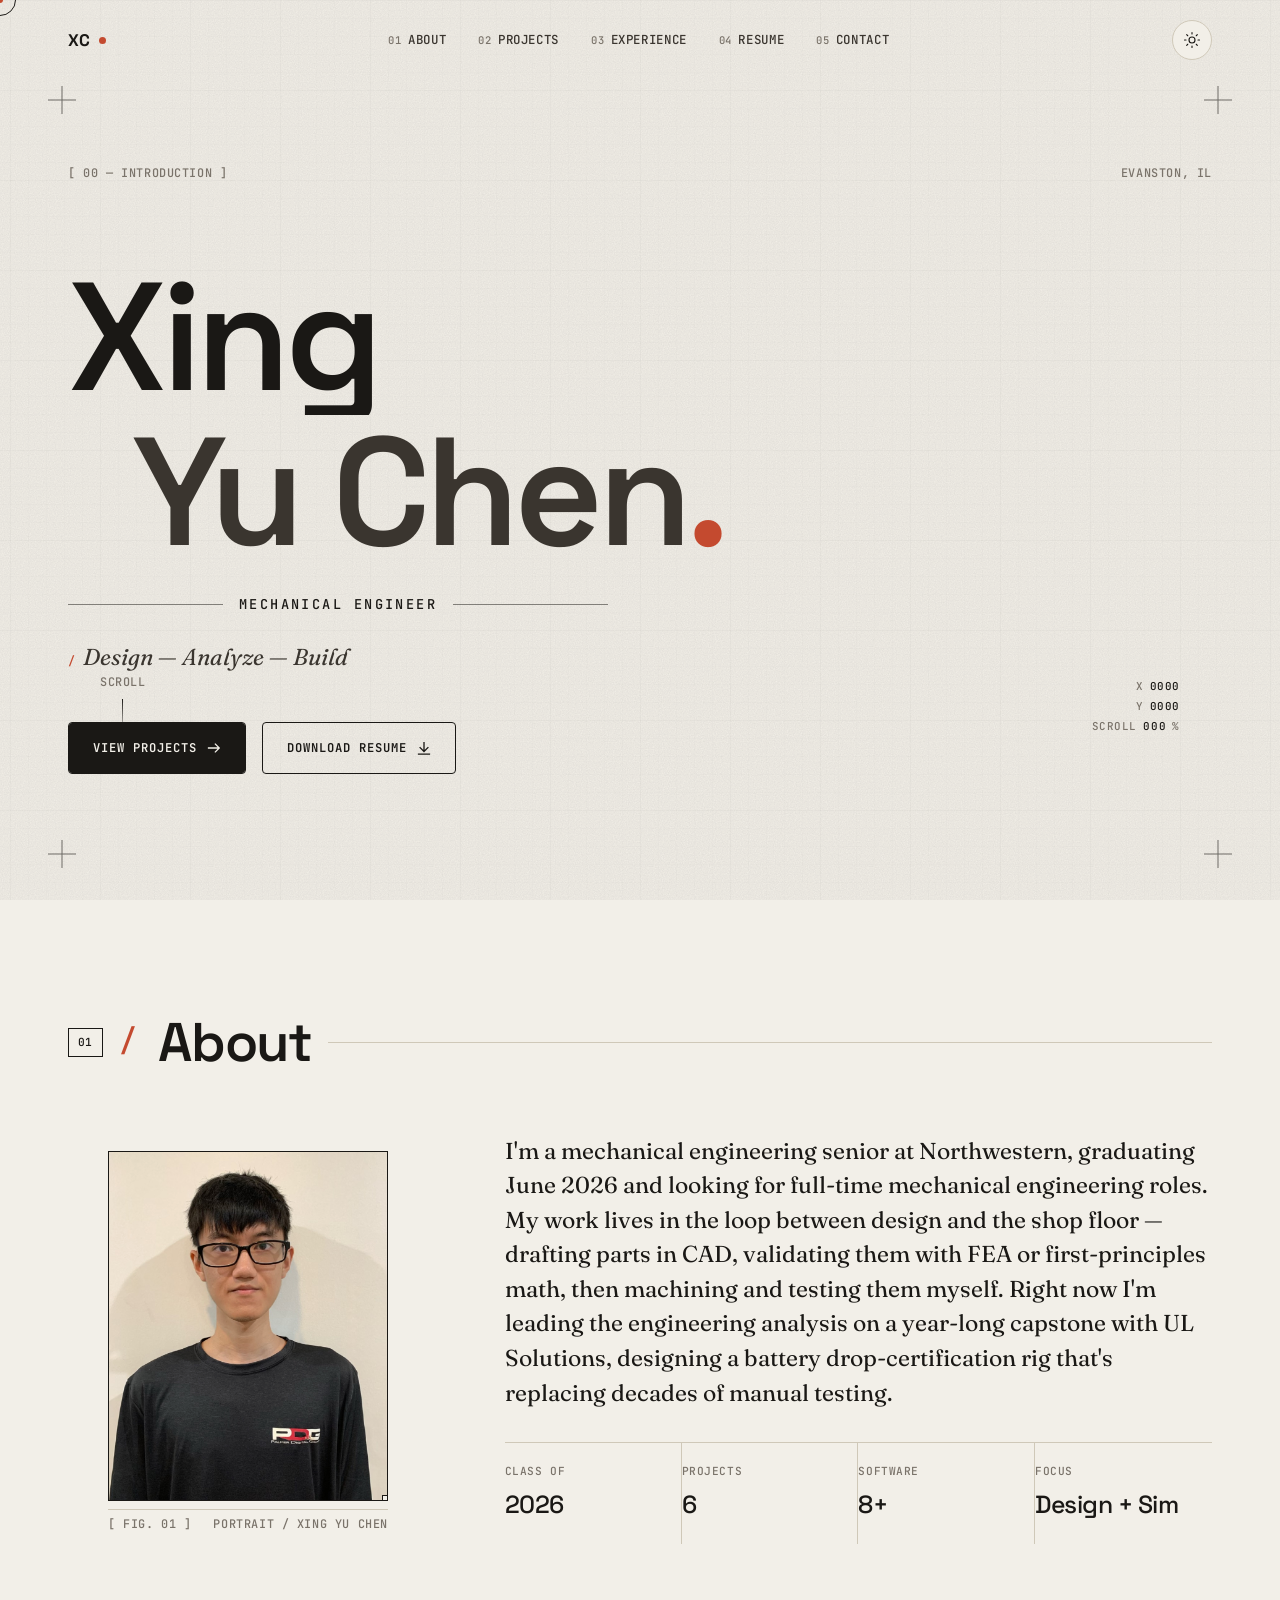
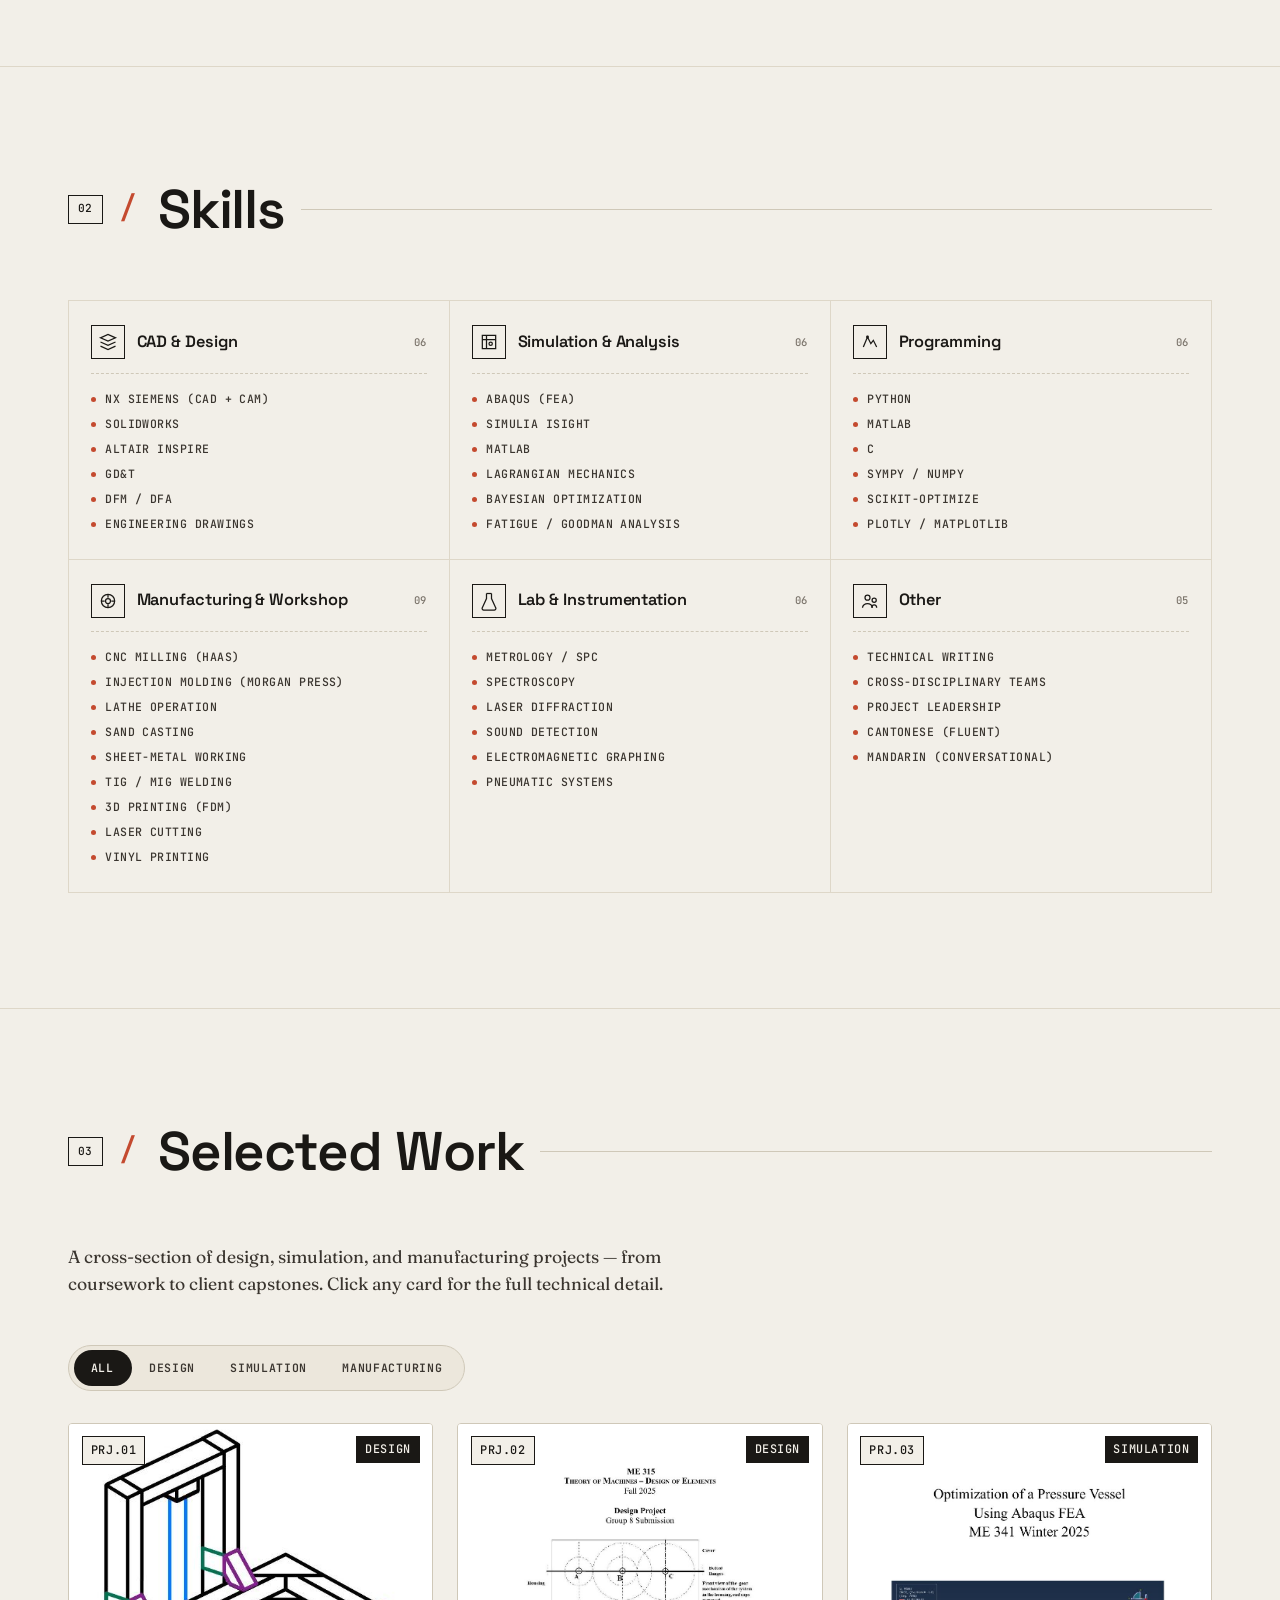
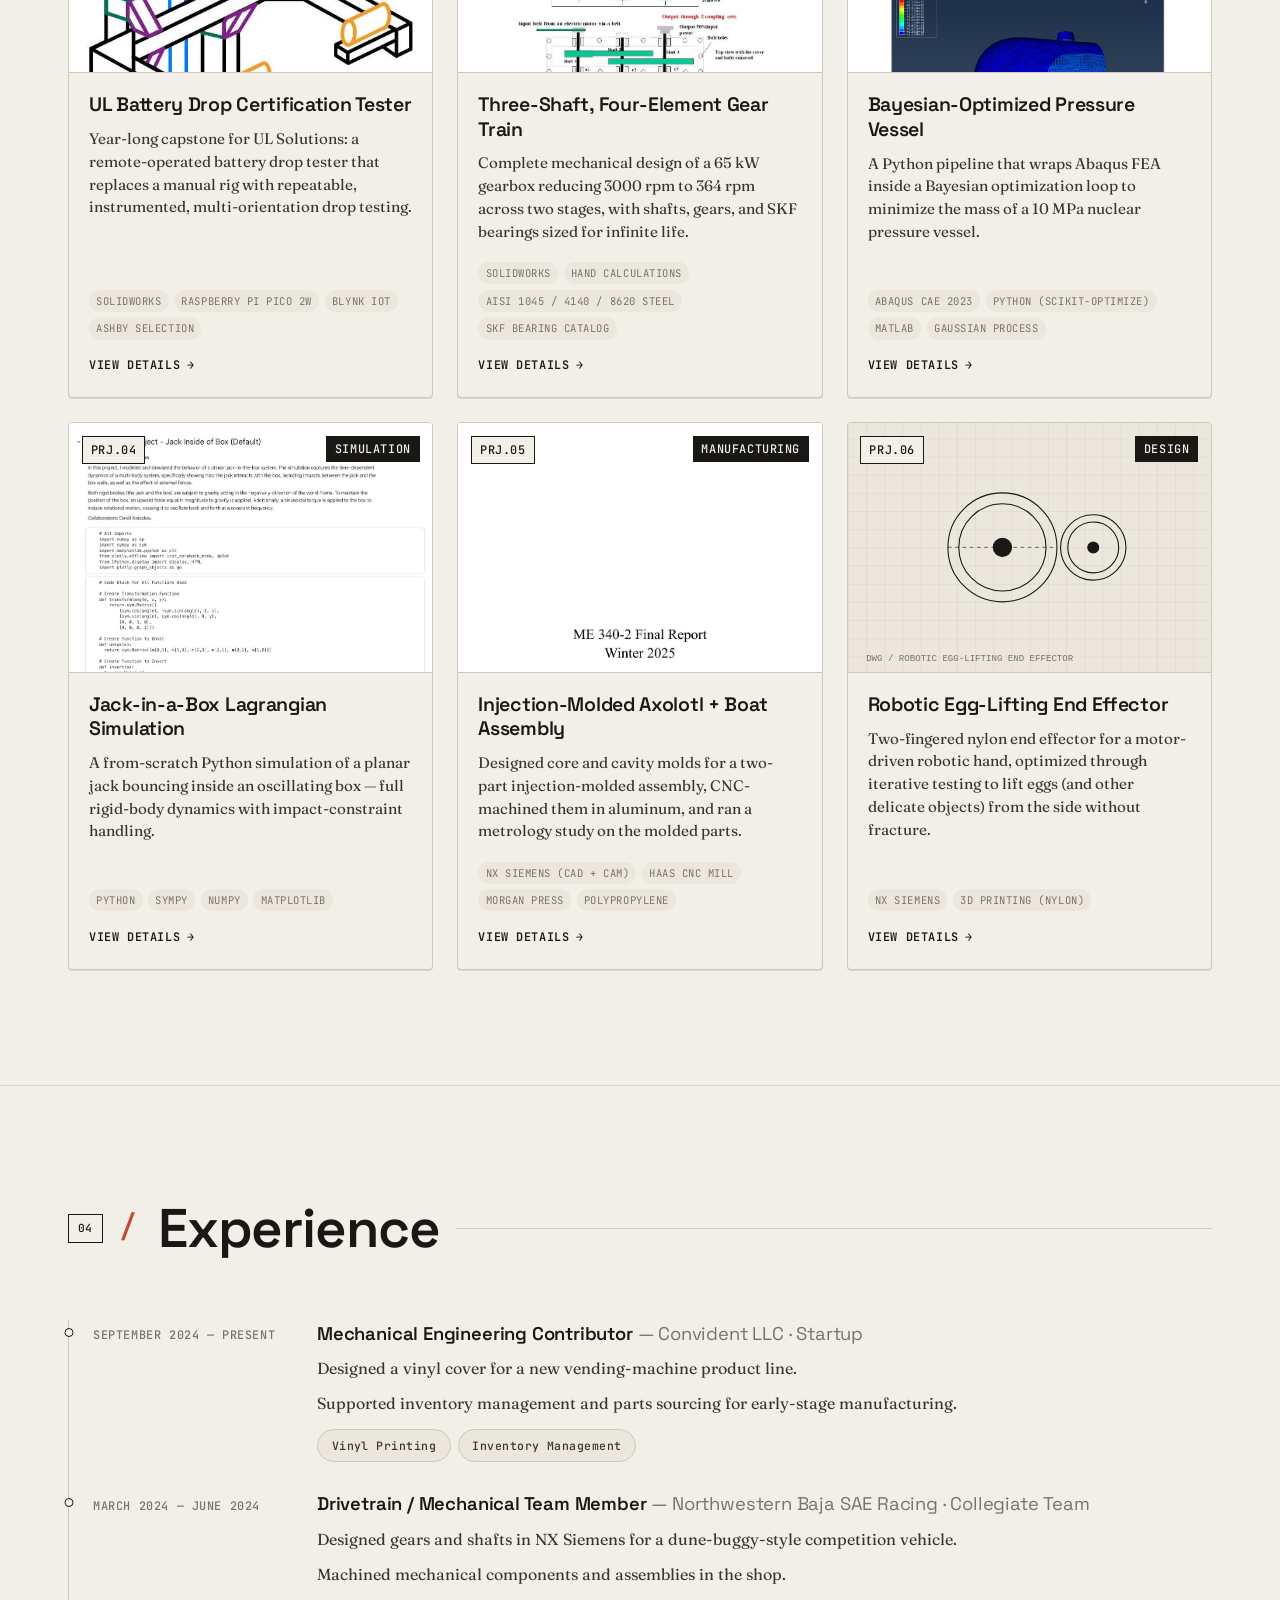
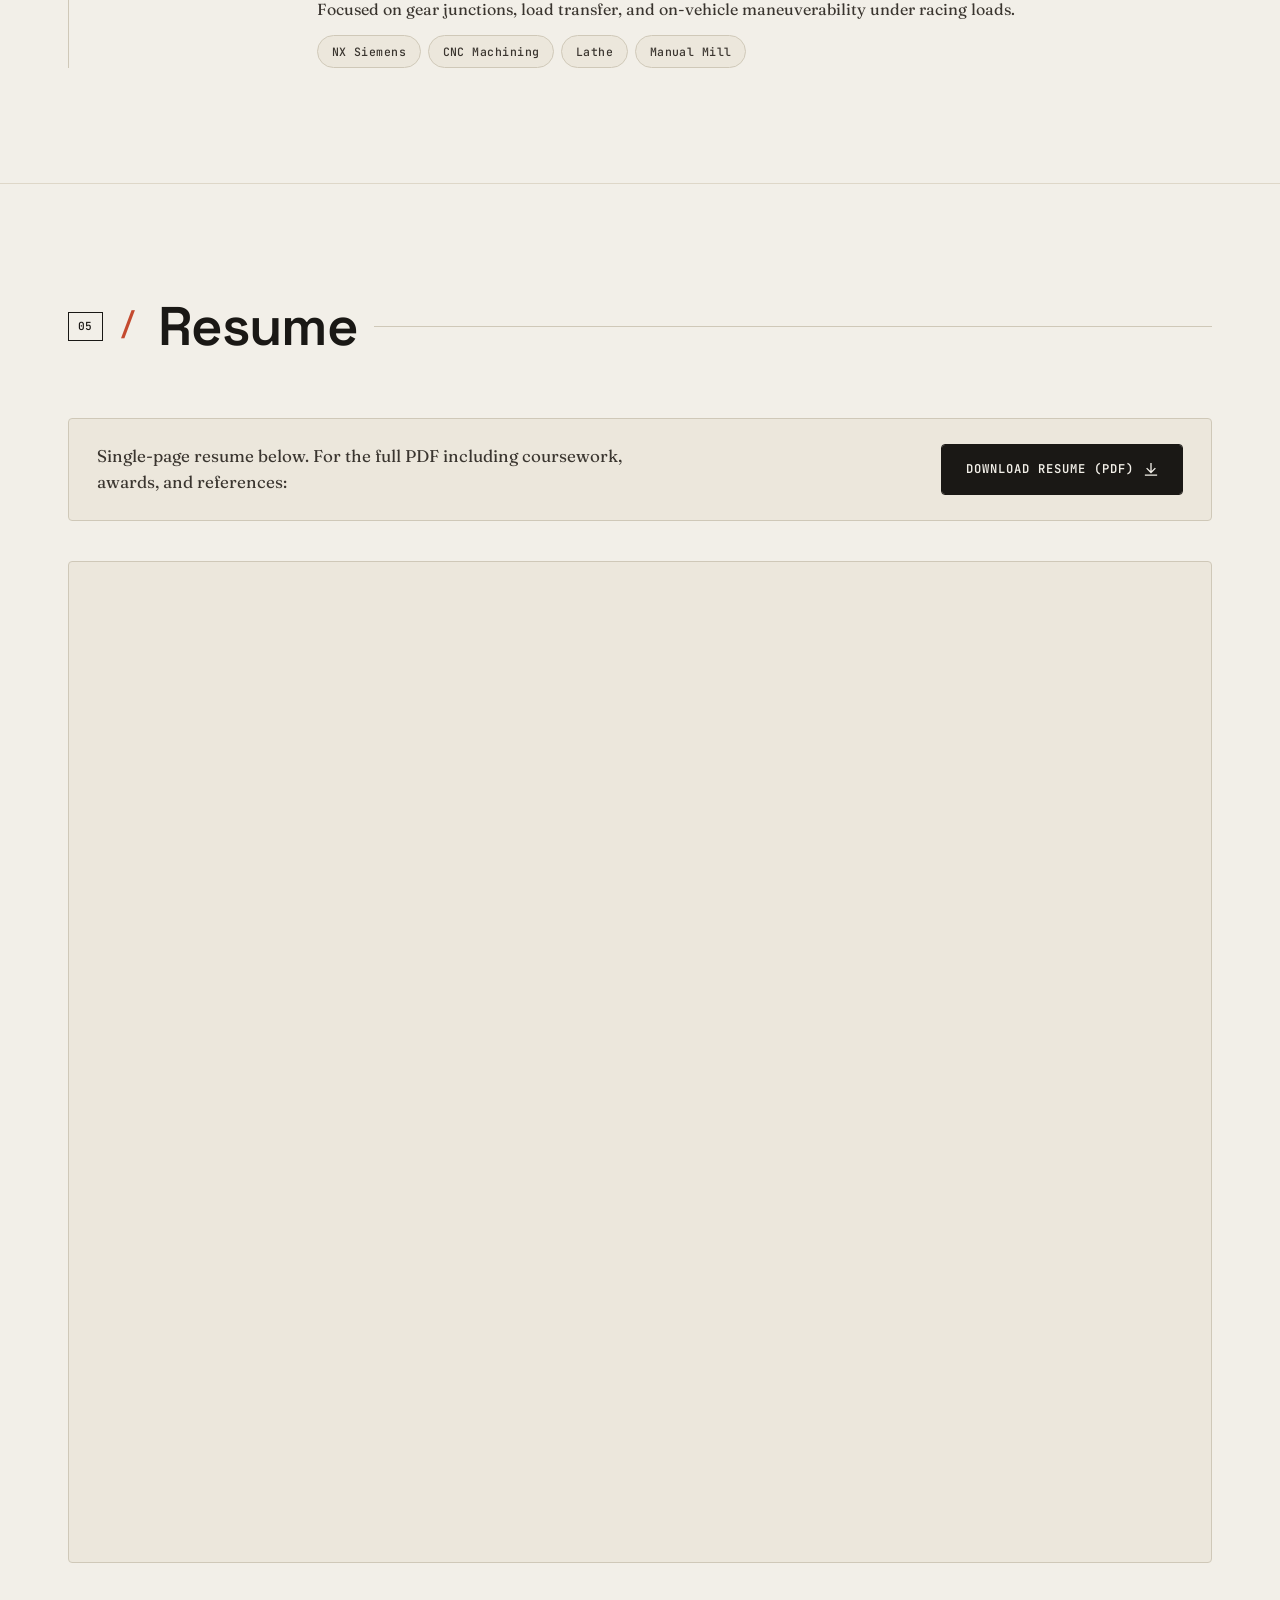
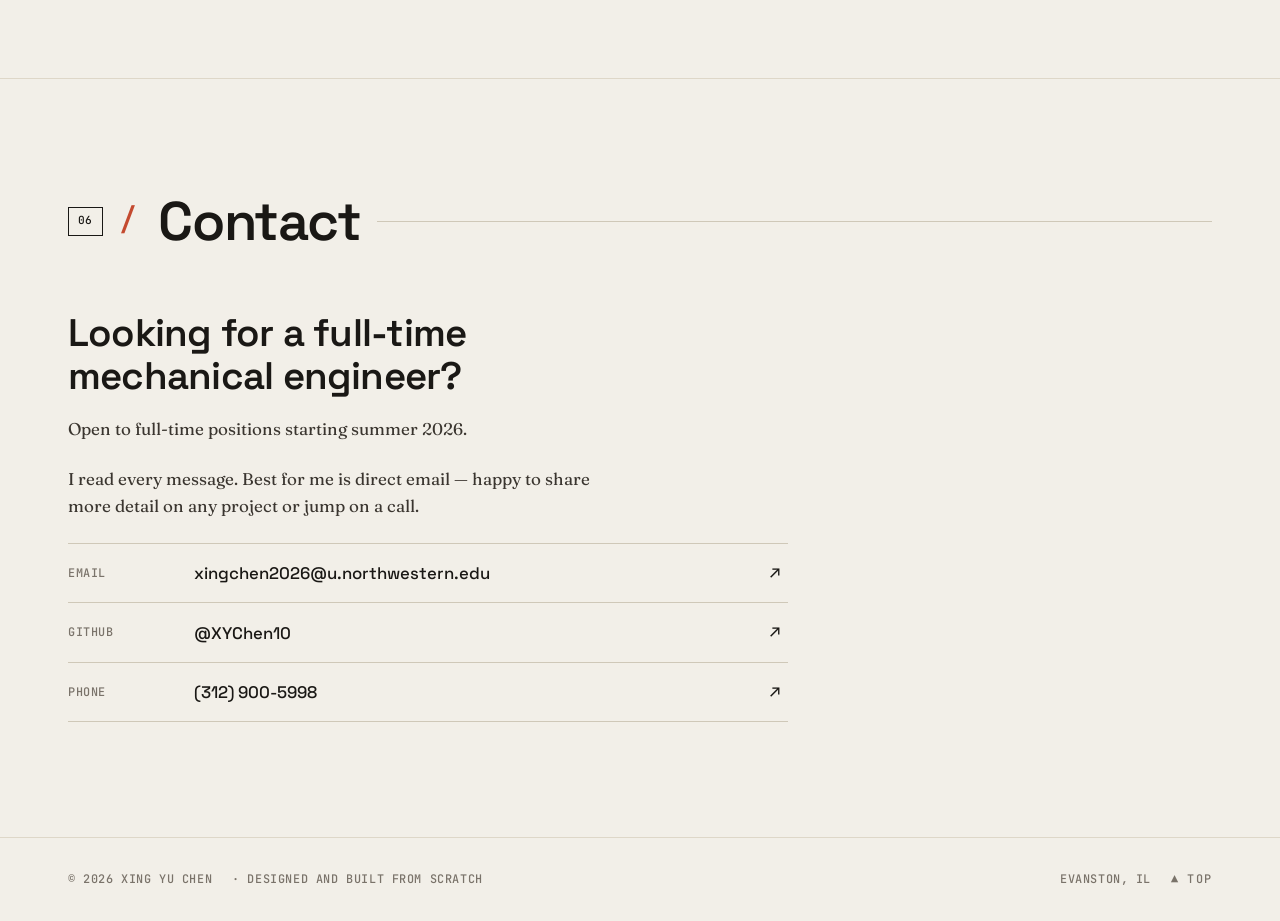
<file: index.html>
<!doctype html>
<html lang="en">
<head>
  <meta charset="utf-8" />
  <meta name="viewport" content="width=device-width, initial-scale=1" />
  <meta name="theme-color" content="#F2EFE8" />
  <title>Portfolio</title>
  <meta name="description" data-bind="description" content="Mechanical engineering portfolio." />

  <link rel="preconnect" href="https://fonts.googleapis.com" />
  <link rel="preconnect" href="https://fonts.gstatic.com" crossorigin />
  <link rel="stylesheet" href="https://fonts.googleapis.com/css2?family=Space+Grotesk:wght@400;500;600;700&family=Fraunces:opsz,wght@9..144,400;9..144,500;9..144,600&family=JetBrains+Mono:wght@400;500;600&display=swap" />
  <link rel="stylesheet" href="styles.css" />
  <link rel="icon" href="data:image/svg+xml;utf8,<svg xmlns='http://www.w3.org/2000/svg' viewBox='0 0 32 32'><rect width='32' height='32' fill='%23F2EFE8'/><text x='16' y='22' text-anchor='middle' font-family='monospace' font-size='16' font-weight='700' fill='%231A1815'>X</text></svg>" />
</head>
<body>
  <div class="cursor-dot" aria-hidden="true"></div>
  <div class="cursor-ring" aria-hidden="true"></div>
  <div class="grain" aria-hidden="true"></div>

  <!-- ============ NAV ============ -->
  <header class="nav" id="nav">
    <div class="nav__inner">
      <a href="#hero" class="nav__logo" aria-label="Home">
        <span class="nav__mark" data-bind="initials">·</span>
        <span class="nav__dot"></span>
      </a>
      <nav class="nav__links" aria-label="Primary">
        <a href="#about"      data-nav="about"><span class="nav__num">01</span> About</a>
        <a href="#work"       data-nav="work"><span class="nav__num">02</span> Projects</a>
        <a href="#experience" data-nav="experience"><span class="nav__num">03</span> Experience</a>
        <a href="#resume"     data-nav="resume"><span class="nav__num">04</span> Resume</a>
        <a href="#contact"    data-nav="contact"><span class="nav__num">05</span> Contact</a>
      </nav>
      <div class="nav__actions">
        <button class="theme-toggle theme-toggle--nudge" id="themeToggle" type="button" aria-label="Toggle dark mode" aria-pressed="false" title="Toggle theme">
          <span class="theme-toggle__ring" aria-hidden="true"></span>
          <svg class="theme-toggle__icon theme-toggle__icon--sun" viewBox="0 0 24 24" width="18" height="18" fill="none" stroke="currentColor" stroke-width="1.5" stroke-linecap="round">
            <circle cx="12" cy="12" r="4"/>
            <path d="M12 2v2M12 20v2M4.93 4.93l1.41 1.41M17.66 17.66l1.41 1.41M2 12h2M20 12h2M4.93 19.07l1.41-1.41M17.66 6.34l1.41-1.41"/>
          </svg>
          <svg class="theme-toggle__icon theme-toggle__icon--moon" viewBox="0 0 24 24" width="18" height="18" fill="none" stroke="currentColor" stroke-width="1.5" stroke-linecap="round" stroke-linejoin="round">
            <path d="M21 12.79A9 9 0 0 1 11.21 3 7 7 0 1 0 21 12.79z"/>
          </svg>
          <span class="theme-toggle__hint mono" aria-hidden="true">TRY DARK</span>
        </button>
        <button class="nav__toggle" id="navToggle" aria-label="Toggle menu" aria-expanded="false">
          <span></span><span></span><span></span>
        </button>
      </div>
    </div>
  </header>

  <main>
    <!-- ============ HERO ============ -->
    <section class="hero" id="hero" data-section="hero">
      <svg class="hero__grid" aria-hidden="true" preserveAspectRatio="xMidYMid slice" viewBox="0 0 1600 1000">
        <defs>
          <pattern id="grid-fine" width="20" height="20" patternUnits="userSpaceOnUse">
            <path d="M 20 0 L 0 0 0 20" fill="none" stroke="currentColor" stroke-width="0.5" opacity="0.35"/>
          </pattern>
          <pattern id="grid-coarse" width="100" height="100" patternUnits="userSpaceOnUse">
            <path d="M 100 0 L 0 0 0 100" fill="none" stroke="currentColor" stroke-width="0.8" opacity="0.5"/>
          </pattern>
        </defs>
        <rect width="100%" height="100%" fill="url(#grid-fine)" />
        <rect width="100%" height="100%" fill="url(#grid-coarse)" />
      </svg>

      <span class="crosshair crosshair--tl" aria-hidden="true"></span>
      <span class="crosshair crosshair--tr" aria-hidden="true"></span>
      <span class="crosshair crosshair--bl" aria-hidden="true"></span>
      <span class="crosshair crosshair--br" aria-hidden="true"></span>

      <div class="hero__inner container">
        <div class="hero__meta mono">
          <span class="hero__meta-line">[ 00 — INTRODUCTION ]</span>
          <span class="hero__meta-line" data-bind="location">—</span>
        </div>

        <h1 class="hero__name reveal" id="heroName">
          <!-- populated by main.js: name split into rows -->
        </h1>

        <div class="hero__rule reveal" id="heroRule">
          <span class="rule-line"></span>
          <span class="hero__title mono" data-bind="title">MECHANICAL ENGINEER</span>
          <span class="rule-line"></span>
        </div>

        <p class="hero__tagline reveal" id="heroTagline">
          <span class="hero__tagline-prefix mono">/ </span>
          <span class="hero__tagline-cycle" id="taglineCycle" aria-live="polite">—</span>
        </p>

        <div class="hero__ctas reveal" id="heroCtas">
          <a href="#work" class="btn btn--solid">
            <span class="btn__label">View Projects</span>
            <span class="btn__icon" aria-hidden="true">
              <svg viewBox="0 0 16 16" width="14" height="14"><path d="M1 8h13M9 3l5 5-5 5" fill="none" stroke="currentColor" stroke-width="1.5"/></svg>
            </span>
          </a>
          <a href="#" class="btn btn--ghost btn--pulse" data-bind-href="resume" download>
            <span class="btn__label">Download Resume</span>
            <span class="btn__icon" aria-hidden="true">
              <svg viewBox="0 0 16 16" width="14" height="14"><path d="M8 1v10M3 7l5 5 5-5M1 15h14" fill="none" stroke="currentColor" stroke-width="1.5"/></svg>
            </span>
          </a>
        </div>

        <div class="hero__readout mono" aria-hidden="true">
          <div><span>X</span><b id="readoutX">0000</b></div>
          <div><span>Y</span><b id="readoutY">0000</b></div>
          <div><span>SCROLL</span><b id="readoutScroll">000</b>%</div>
        </div>

        <div class="hero__scrollhint mono" aria-hidden="true">
          <span>SCROLL</span>
          <span class="hero__scrollhint-line"></span>
        </div>
      </div>
    </section>

    <!-- ============ ABOUT ============ -->
    <section class="section about" id="about" data-section="about">
      <div class="container">
        <header class="section__head">
          <span class="section__num mono">01</span>
          <h2 class="section__title"><span class="section__title-lead mono">/ </span>About</h2>
          <span class="section__rule"></span>
        </header>

        <div class="about__grid">
          <figure class="about__photo reveal">
            <div class="about__photo-frame">
              <img alt="Portrait" data-bind-src="photo" data-bind-alt="name" />
            </div>
            <figcaption class="about__caption mono">
              <span>[ FIG. 01 ]</span><span data-bind="figCaption">PORTRAIT</span>
            </figcaption>
          </figure>

          <div class="about__body">
            <p class="about__lead reveal" data-bind="bio"></p>

            <dl class="about__stats reveal" id="aboutStats"></dl>
          </div>
        </div>
      </div>
    </section>

    <!-- ============ SKILLS ============ -->
    <section class="section skills" id="skills" data-section="skills">
      <div class="container">
        <header class="section__head">
          <span class="section__num mono">02</span>
          <h2 class="section__title"><span class="section__title-lead mono">/ </span>Skills</h2>
          <span class="section__rule"></span>
        </header>

        <div class="skills__grid" id="skillsGrid"></div>
      </div>
    </section>

    <!-- ============ WORK / PROJECTS ============ -->
    <section class="section work" id="work" data-section="work">
      <div class="container">
        <header class="section__head">
          <span class="section__num mono">03</span>
          <h2 class="section__title"><span class="section__title-lead mono">/ </span>Selected Work</h2>
          <span class="section__rule"></span>
        </header>

        <p class="work__intro reveal">
          A cross-section of design, simulation, and manufacturing projects —
          from coursework to client capstones. Click any card for the full technical detail.
        </p>

        <div class="filter reveal" role="tablist" aria-label="Project filter" id="filterEl">
          <span class="filter__pill" aria-hidden="true"></span>
          <!-- buttons populated by main.js from the categories present in projects.json -->
        </div>

        <div class="cards" id="projectCards" aria-live="polite"></div>
      </div>
    </section>

    <!-- ============ EXPERIENCE ============ -->
    <section class="section experience" id="experience" data-section="experience">
      <div class="container">
        <header class="section__head">
          <span class="section__num mono">04</span>
          <h2 class="section__title"><span class="section__title-lead mono">/ </span>Experience</h2>
          <span class="section__rule"></span>
        </header>

        <div class="timeline" id="experienceTimeline"></div>
      </div>
    </section>

    <!-- ============ RESUME ============ -->
    <section class="section resume" id="resume" data-section="resume">
      <div class="container">
        <header class="section__head">
          <span class="section__num mono">05</span>
          <h2 class="section__title"><span class="section__title-lead mono">/ </span>Resume</h2>
          <span class="section__rule"></span>
        </header>

        <div class="resume__top reveal">
          <p class="resume__intro">
            Single-page resume below. For the full PDF including coursework, awards, and references:
          </p>
          <a class="btn btn--solid btn--pulse" data-bind-href="resume" download>
            <span class="btn__label">Download Resume (PDF)</span>
            <span class="btn__icon" aria-hidden="true">
              <svg viewBox="0 0 16 16" width="14" height="14"><path d="M8 1v10M3 7l5 5 5-5M1 15h14" fill="none" stroke="currentColor" stroke-width="1.5"/></svg>
            </span>
          </a>
        </div>

        <div class="resume__embed reveal" id="resumeEmbed">
          <!-- PDF iframe added by main.js if resume exists, otherwise a note -->
        </div>
      </div>
    </section>

    <!-- ============ CONTACT ============ -->
    <section class="section contact" id="contact" data-section="contact">
      <div class="container">
        <header class="section__head">
          <span class="section__num mono">06</span>
          <h2 class="section__title"><span class="section__title-lead mono">/ </span>Contact</h2>
          <span class="section__rule"></span>
        </header>

        <div class="contact__solo">
          <div class="contact__lede reveal">
            <h3 class="contact__big">
              Looking for a full-time<br/>
              mechanical engineer?
            </h3>
            <p data-bind="availability">Open to full-time positions starting summer 2026.</p>
            <p>I read every message. Best for me is direct email — happy to share more detail on any project or jump on a call.</p>

            <ul class="contact__links" id="contactLinks"></ul>
          </div>
        </div>
      </div>
    </section>
  </main>

  <footer class="footer">
    <div class="container footer__inner">
      <div class="footer__left mono">
        <span>© <span id="footerYear"></span> <span data-bind="name">—</span></span>
        <span>· Designed and built from scratch</span>
      </div>
      <div class="footer__right mono">
        <span data-bind="location">—</span>
        <a href="#hero" class="footer__top">▲ TOP</a>
      </div>
    </div>
  </footer>

  <!-- Lightbox -->
  <div class="lightbox" id="lightbox" aria-hidden="true" role="dialog" aria-modal="true">
    <button class="lightbox__close" data-lightbox-close aria-label="Close">
      <svg viewBox="0 0 24 24" width="22" height="22" fill="none" stroke="currentColor" stroke-width="1.5"><path d="M5 5l14 14M19 5L5 19"/></svg>
    </button>
    <button class="lightbox__prev" data-lightbox-prev aria-label="Previous image">
      <svg viewBox="0 0 24 24" width="22" height="22" fill="none" stroke="currentColor" stroke-width="1.5"><path d="M15 4L7 12l8 8"/></svg>
    </button>
    <button class="lightbox__next" data-lightbox-next aria-label="Next image">
      <svg viewBox="0 0 24 24" width="22" height="22" fill="none" stroke="currentColor" stroke-width="1.5"><path d="M9 4l8 8-8 8"/></svg>
    </button>
    <figure class="lightbox__figure">
      <img id="lightboxImg" alt="" />
      <figcaption class="lightbox__caption mono" id="lightboxCaption"></figcaption>
    </figure>
  </div>

  <script src="main.js"></script>
</body>
</html>
</file>
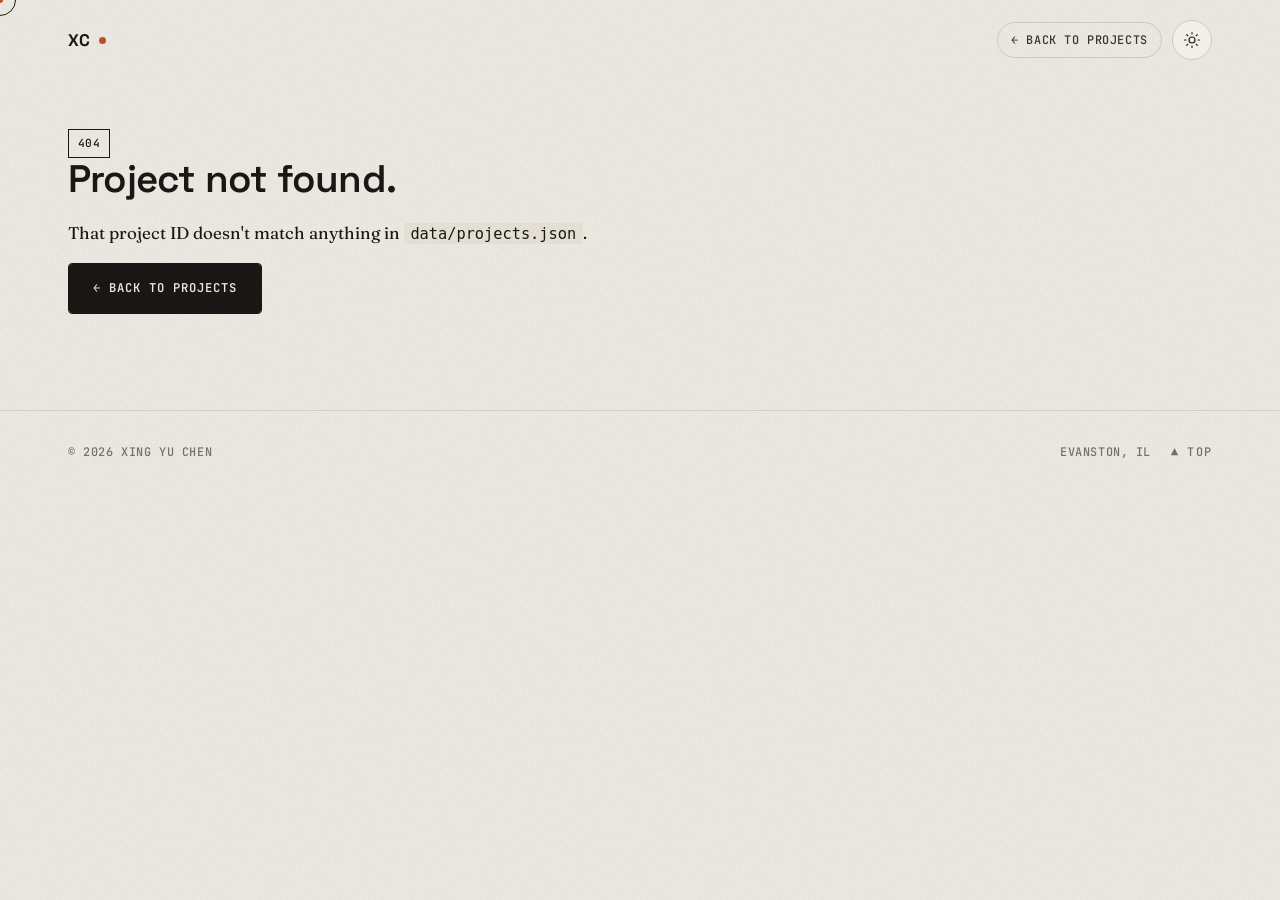
<file: project.html>
<!doctype html>
<html lang="en">
<head>
  <meta charset="utf-8" />
  <meta name="viewport" content="width=device-width, initial-scale=1" />
  <meta name="theme-color" content="#F2EFE8" />
  <title>Project</title>
  <meta name="description" data-bind="description" content="Project detail." />

  <link rel="preconnect" href="https://fonts.googleapis.com" />
  <link rel="preconnect" href="https://fonts.gstatic.com" crossorigin />
  <link rel="stylesheet" href="https://fonts.googleapis.com/css2?family=Space+Grotesk:wght@400;500;600;700&family=Fraunces:opsz,wght@9..144,400;9..144,500;9..144,600&family=JetBrains+Mono:wght@400;500;600&display=swap" />
  <link rel="stylesheet" href="styles.css" />
  <link rel="icon" href="data:image/svg+xml;utf8,<svg xmlns='http://www.w3.org/2000/svg' viewBox='0 0 32 32'><rect width='32' height='32' fill='%23F2EFE8'/><text x='16' y='22' text-anchor='middle' font-family='monospace' font-size='16' font-weight='700' fill='%231A1815'>X</text></svg>" />
</head>
<body class="body--detail">
  <div class="cursor-dot" aria-hidden="true"></div>
  <div class="cursor-ring" aria-hidden="true"></div>
  <div class="grain" aria-hidden="true"></div>

  <!-- ============ NAV (minimal on detail page) ============ -->
  <header class="nav nav--detail" id="nav">
    <div class="nav__inner">
      <a href="index.html" class="nav__logo" aria-label="Home">
        <span class="nav__mark" data-bind="initials">·</span>
        <span class="nav__dot"></span>
      </a>
      <div class="nav__actions">
        <a href="index.html" class="nav__back mono" id="backLink">
          <span aria-hidden="true">←</span> Back to Projects
        </a>
        <button class="theme-toggle" id="themeToggle" type="button" aria-label="Toggle dark mode" aria-pressed="false" title="Toggle theme">
          <span class="theme-toggle__ring" aria-hidden="true"></span>
          <svg class="theme-toggle__icon theme-toggle__icon--sun" viewBox="0 0 24 24" width="18" height="18" fill="none" stroke="currentColor" stroke-width="1.5" stroke-linecap="round">
            <circle cx="12" cy="12" r="4"/>
            <path d="M12 2v2M12 20v2M4.93 4.93l1.41 1.41M17.66 17.66l1.41 1.41M2 12h2M20 12h2M4.93 19.07l1.41-1.41M17.66 6.34l1.41-1.41"/>
          </svg>
          <svg class="theme-toggle__icon theme-toggle__icon--moon" viewBox="0 0 24 24" width="18" height="18" fill="none" stroke="currentColor" stroke-width="1.5" stroke-linecap="round" stroke-linejoin="round">
            <path d="M21 12.79A9 9 0 0 1 11.21 3 7 7 0 1 0 21 12.79z"/>
          </svg>
        </button>
      </div>
    </div>
  </header>

  <main id="detailMain" aria-busy="true">
    <!-- Rendered by main.js -->
  </main>

  <footer class="footer">
    <div class="container footer__inner">
      <div class="footer__left mono">
        <span>© <span id="footerYear"></span> <span data-bind="name">—</span></span>
      </div>
      <div class="footer__right mono">
        <span data-bind="location">—</span>
        <a href="#" id="topLink" class="footer__top">▲ TOP</a>
      </div>
    </div>
  </footer>

  <!-- Lightbox -->
  <div class="lightbox" id="lightbox" aria-hidden="true" role="dialog" aria-modal="true">
    <button class="lightbox__close" data-lightbox-close aria-label="Close">
      <svg viewBox="0 0 24 24" width="22" height="22" fill="none" stroke="currentColor" stroke-width="1.5"><path d="M5 5l14 14M19 5L5 19"/></svg>
    </button>
    <button class="lightbox__prev" data-lightbox-prev aria-label="Previous image">
      <svg viewBox="0 0 24 24" width="22" height="22" fill="none" stroke="currentColor" stroke-width="1.5"><path d="M15 4L7 12l8 8"/></svg>
    </button>
    <button class="lightbox__next" data-lightbox-next aria-label="Next image">
      <svg viewBox="0 0 24 24" width="22" height="22" fill="none" stroke="currentColor" stroke-width="1.5"><path d="M9 4l8 8-8 8"/></svg>
    </button>
    <figure class="lightbox__figure">
      <img id="lightboxImg" alt="" />
      <figcaption class="lightbox__caption mono" id="lightboxCaption"></figcaption>
    </figure>
  </div>

  <script src="main.js"></script>
</body>
</html>
</file>
<file: styles.css>
/* ============================================================
   Portfolio — Xing Yu Chen
   Mechanical-engineering portfolio. Cream + ink + burnt-orange.
   Tokens → base → components → sections → detail page →
   lightbox → responsive.
   ============================================================ */

:root, :root[data-theme="light"] {
  /* Palette — LIGHT */
  --c-bg:        #F2EFE8;
  --c-bg-2:      #ECE7DC;
  --c-bg-3:      #E4DED0;
  --c-ink:       #1A1815;
  --c-ink-2:     #3A352F;
  --c-muted:     #7A736A;
  --c-line:      #CFC8B8;
  --c-line-soft: #DED7C8;
  --c-accent:    #C44A2F;
  --c-accent-2:  #A33C24;
  --c-accent-3:  #8A3219;
  --c-accent-soft:#F3D8CC;
  --c-nav-bg:    rgba(242,239,232,0.78);
  --c-overlay-ink: rgba(26,24,21,0.65);
  --grain-blend: multiply;
  --grain-opacity: 0.35;
  color-scheme: light;

  /* Type */
  --f-display: 'Space Grotesk', system-ui, -apple-system, Segoe UI, sans-serif;
  --f-body:    'Fraunces', Georgia, 'Times New Roman', serif;
  --f-mono:    'JetBrains Mono', ui-monospace, 'SF Mono', Menlo, Consolas, monospace;

  /* Layout */
  --max-w: 1240px;
  --max-w-narrow: 780px;
  --gutter: clamp(1.25rem, 4vw, 3rem);

  /* Motion */
  --e-out:  cubic-bezier(0.16, 1, 0.3, 1);
  --e-soft: cubic-bezier(0.65, 0, 0.35, 1);
  --d-1: 200ms; --d-2: 360ms; --d-3: 600ms;

  --radius: 4px;
  --shadow-card:   0 1px 0 var(--c-line-soft);
  --shadow-card-h: 0 18px 40px -22px rgba(26,24,21,0.35), 0 2px 0 var(--c-line);
  --nav-h: 70px;
}

:root[data-theme="dark"] {
  /* Palette — DARK (only palette overrides; layout/type inherit from :root) */
  --c-bg:        #15130F;
  --c-bg-2:      #1E1B16;
  --c-bg-3:      #28241D;
  --c-ink:       #F2EFE8;
  --c-ink-2:     #C8C2B5;
  --c-muted:     #847C70;
  --c-line:      #3A352D;
  --c-line-soft: #2A2620;
  --c-accent:    #E26544;
  --c-accent-2:  #C44A2F;
  --c-accent-3:  #F3D8CC;
  --c-accent-soft:#3A1F16;
  --c-nav-bg:    rgba(21,19,15,0.78);
  --c-overlay-ink: rgba(0,0,0,0.7);
  --grain-blend: screen;
  --grain-opacity: 0.18;
  --shadow-card-h: 0 18px 40px -22px rgba(0,0,0,0.6), 0 2px 0 var(--c-line);
  color-scheme: dark;
}

/* Smooth color-only crossfade between themes — applied to <body> via a class.
   Default state is no transition so the initial paint doesn't animate. */
.theme-tween,
.theme-tween *,
.theme-tween *::before,
.theme-tween *::after {
  transition: background-color 320ms ease, color 320ms ease,
              border-color 320ms ease, box-shadow 320ms ease,
              fill 320ms ease, stroke 320ms ease !important;
}

/* ---------- Reset ---------- */
*, *::before, *::after { box-sizing: border-box; }
html { scroll-behavior: smooth; }
@media (prefers-reduced-motion: reduce) {
  html { scroll-behavior: auto; }
  *, *::before, *::after { animation-duration: 0.01ms !important; transition-duration: 0.01ms !important; }
}
html, body { margin: 0; padding: 0; }
body {
  background: var(--c-bg);
  color: var(--c-ink);
  font-family: var(--f-body);
  font-size: 17px;
  line-height: 1.55;
  -webkit-font-smoothing: antialiased;
  -moz-osx-font-smoothing: grayscale;
  overflow-x: hidden;
}
img, svg { display: block; max-width: 100%; }
button { font: inherit; color: inherit; background: none; border: 0; cursor: pointer; }
input, textarea { font: inherit; color: inherit; }
a { color: inherit; text-decoration: none; }
ul, ol { margin: 0; padding: 0; list-style: none; }
::selection { background: var(--c-accent); color: var(--c-bg); }

/* ---------- Utility ---------- */
.container { width: 100%; max-width: var(--max-w); margin: 0 auto; padding: 0 var(--gutter); }
.container--narrow { max-width: var(--max-w-narrow); }
.mono { font-family: var(--f-mono); font-weight: 500; letter-spacing: 0.05em; text-transform: uppercase; font-size: 0.74rem; }

/* ---------- Grain overlay ---------- */
.grain {
  position: fixed; inset: 0;
  pointer-events: none;
  z-index: 1;
  opacity: var(--grain-opacity);
  mix-blend-mode: var(--grain-blend);
  background-image: url("data:image/svg+xml;utf8,<svg xmlns='http://www.w3.org/2000/svg' width='220' height='220'><filter id='n'><feTurbulence type='fractalNoise' baseFrequency='0.85' numOctaves='2' stitchTiles='stitch'/><feColorMatrix values='0 0 0 0 0.1 0 0 0 0 0.09 0 0 0 0 0.08 0 0 0 0.5 0'/></filter><rect width='220' height='220' filter='url(%23n)' opacity='0.6'/></svg>");
  transition: opacity 360ms ease;
}

/* ---------- Custom cursor ---------- */
.cursor-dot, .cursor-ring {
  position: fixed; top: 0; left: 0;
  pointer-events: none; z-index: 9999;
  transform: translate(-50%, -50%);
  opacity: 0;
  transition: opacity 200ms, width 200ms var(--e-out), height 200ms var(--e-out);
}
.cursor-dot { width: 6px; height: 6px; background: var(--c-accent); border-radius: 50%; }
.cursor-ring { width: 32px; height: 32px; border: 1px solid var(--c-ink); border-radius: 50%; }
body.has-cursor .cursor-dot,
body.has-cursor .cursor-ring { opacity: 1; }
body.has-cursor.cursor-hover .cursor-ring { width: 54px; height: 54px; border-color: var(--c-accent); }
body.has-cursor.cursor-hover .cursor-dot { background: var(--c-ink); }
@media (hover: none), (pointer: coarse) { .cursor-dot, .cursor-ring { display: none !important; } }

/* ============================================================
   NAV
   ============================================================ */
.nav {
  position: fixed; top: 0; left: 0; right: 0; z-index: 50;
  padding: 1.25rem 0;
  transition: padding 300ms var(--e-out), background 300ms var(--e-out),
              backdrop-filter 300ms var(--e-out), box-shadow 300ms var(--e-out);
}
.nav.is-scrolled {
  padding: 0.55rem 0;
  background: var(--c-nav-bg);
  backdrop-filter: saturate(140%) blur(14px);
  -webkit-backdrop-filter: saturate(140%) blur(14px);
  box-shadow: 0 1px 0 var(--c-line-soft);
}
.nav__inner {
  width: 100%; max-width: var(--max-w); margin: 0 auto; padding: 0 var(--gutter);
  display: flex; align-items: center; justify-content: space-between;
}
.nav__logo {
  display: inline-flex; align-items: center; gap: 0.5rem;
  font-family: var(--f-display); font-weight: 700; font-size: 1.05rem; letter-spacing: 0.02em;
}
.nav__dot { width: 7px; height: 7px; border-radius: 50%; background: var(--c-accent); display: inline-block; }
.nav__links { display: flex; align-items: center; gap: 2rem; }
.nav__links a {
  position: relative;
  display: inline-flex; align-items: baseline; gap: 0.4rem;
  font-family: var(--f-mono); font-size: 0.78rem; font-weight: 500;
  letter-spacing: 0.05em; text-transform: uppercase;
  padding: 0.35rem 0;
  color: var(--c-ink-2);
  transition: color 200ms ease;
}
.nav__links a::after {
  content: ''; position: absolute; left: 0; right: 0; bottom: -4px;
  height: 1px; background: var(--c-accent);
  transform: scaleX(0); transform-origin: left;
  transition: transform 360ms var(--e-out);
}
.nav__links a:hover { color: var(--c-ink); }
.nav__links a:hover::after,
.nav__links a.is-active::after { transform: scaleX(1); }
.nav__links a.is-active { color: var(--c-accent); }
.nav__num { color: var(--c-muted); font-size: 0.66rem; }

.nav__back {
  display: inline-flex; align-items: center; gap: 0.5rem;
  padding: 0.5rem 0.8rem;
  border: 1px solid var(--c-line);
  border-radius: 999px;
  color: var(--c-ink-2);
  font-size: 0.74rem;
  transition: all 240ms var(--e-out);
}
.nav__back:hover {
  background: var(--c-ink); color: var(--c-bg); border-color: var(--c-ink);
  transform: translateX(-3px);
}

.nav__toggle {
  display: none; width: 38px; height: 38px;
  position: relative; border: 1px solid var(--c-line); border-radius: var(--radius);
}
.nav__toggle span {
  position: absolute; left: 9px; right: 9px;
  height: 1.5px; background: var(--c-ink);
  transition: transform 280ms var(--e-out), opacity 200ms;
}
.nav__toggle span:nth-child(1) { top: 13px; }
.nav__toggle span:nth-child(2) { top: 18px; }
.nav__toggle span:nth-child(3) { top: 23px; }
.nav__toggle[aria-expanded="true"] span:nth-child(1) { transform: translateY(5px) rotate(45deg); }
.nav__toggle[aria-expanded="true"] span:nth-child(2) { opacity: 0; }
.nav__toggle[aria-expanded="true"] span:nth-child(3) { transform: translateY(-5px) rotate(-45deg); }

/* ============================================================
   BUTTONS
   ============================================================ */
.btn {
  position: relative;
  display: inline-flex; align-items: center; gap: 0.65rem;
  padding: 0.95rem 1.5rem;
  font-family: var(--f-mono); font-size: 0.76rem; font-weight: 600;
  letter-spacing: 0.08em; text-transform: uppercase;
  border: 1px solid var(--c-ink); border-radius: var(--radius);
  overflow: hidden; isolation: isolate;
  transition: transform 200ms var(--e-out), color 250ms ease, border-color 250ms ease;
  user-select: none;
}
.btn::before {
  content: ''; position: absolute; inset: 0; z-index: -1;
  background: var(--c-ink);
  transform: translateX(-101%);
  transition: transform 420ms var(--e-out);
}
.btn--solid { color: var(--c-bg); }
.btn--solid::before { transform: translateX(0); background: var(--c-ink); }
.btn--solid:hover { border-color: var(--c-accent); }
.btn--solid:hover::before { background: var(--c-accent); }

.btn--ghost { color: var(--c-ink); }
.btn--ghost::before { background: var(--c-ink); }
.btn--ghost:hover { color: var(--c-bg); }
.btn--ghost:hover::before { transform: translateX(0); }

.btn:active { transform: scale(0.97); }
.btn__icon { display: inline-flex; transition: transform 280ms var(--e-out); }
.btn:hover .btn__icon { transform: translateX(3px); }

.btn--pulse { animation: btn-pulse 2.6s ease-out infinite; }
@keyframes btn-pulse {
  0%   { box-shadow: 0 0 0 0 rgba(196,74,47,0.40); }
  60%  { box-shadow: 0 0 0 14px rgba(196,74,47,0.00); }
  100% { box-shadow: 0 0 0 0 rgba(196,74,47,0.00); }
}

/* ============================================================
   HERO
   ============================================================ */
.hero {
  position: relative;
  min-height: 100vh; min-height: 100svh;
  padding: calc(var(--nav-h) + 2rem) 0 4rem;
  display: flex; align-items: center;
  overflow: hidden;
}
.hero__grid {
  position: absolute; inset: 0; width: 100%; height: 100%;
  color: var(--c-ink); opacity: 0.10;
  animation: grid-drift 38s linear infinite;
}
@keyframes grid-drift { from { transform: translate(0,0); } to { transform: translate(-100px,-100px); } }

.crosshair { position: absolute; width: 28px; height: 28px; pointer-events: none; opacity: 0.6; }
.crosshair::before, .crosshair::after { content: ''; position: absolute; background: var(--c-ink); }
.crosshair::before { left: 50%; top: 0; bottom: 0; width: 1px; transform: translateX(-50%); }
.crosshair::after  { top: 50%; left: 0; right: 0; height: 1px; transform: translateY(-50%); }
.crosshair--tl { top: calc(var(--nav-h) + 1rem); left: var(--gutter); }
.crosshair--tr { top: calc(var(--nav-h) + 1rem); right: var(--gutter); }
.crosshair--bl { bottom: 2rem; left: var(--gutter); }
.crosshair--br { bottom: 2rem; right: var(--gutter); }

.hero__inner { position: relative; z-index: 2; width: 100%; }
.hero__meta { display: flex; justify-content: space-between; color: var(--c-muted); margin-bottom: clamp(2.5rem, 6vw, 5rem); }

.hero__name {
  font-family: var(--f-display);
  font-weight: 600;
  font-size: clamp(3.2rem, 12vw, 10.5rem);
  line-height: 0.92;
  letter-spacing: -0.035em;
  margin: 0 0 1.5rem 0; color: var(--c-ink);
}
.hero__name-row { display: block; overflow: hidden; padding: 0.05em 0 0.04em; }
.hero__name-row:nth-child(2) { padding-left: clamp(0px, 6vw, 4rem); color: var(--c-ink-2); }
.hero__name-row:nth-child(2) .reveal-word::after { content: '.'; color: var(--c-accent); }
.hero__name .reveal-word {
  display: inline-block;
  transform: translateY(110%);
  transition: transform 900ms var(--e-out);
}
.hero__name.is-revealed .reveal-word { transform: translateY(0); }
.hero__name-row:nth-child(2) .reveal-word { transition-delay: 120ms; }

.hero__rule {
  display: flex; align-items: center; gap: 1rem;
  margin: 1.5rem 0; max-width: 540px;
  opacity: 0; transform: translateY(20px);
  transition: opacity 700ms var(--e-out) 280ms, transform 700ms var(--e-out) 280ms;
}
.hero__rule.is-revealed { opacity: 1; transform: translateY(0); }
.rule-line { flex: 1; height: 1px; background: var(--c-ink); opacity: 0.5; }
.hero__title { color: var(--c-ink); font-size: 0.85rem; letter-spacing: 0.18em; }

.hero__tagline {
  font-family: var(--f-body);
  font-size: clamp(1.1rem, 1.8vw, 1.5rem);
  font-style: italic;
  color: var(--c-ink-2);
  margin: 0 0 3rem 0;
  opacity: 0; transform: translateY(20px);
  transition: opacity 700ms var(--e-out) 440ms, transform 700ms var(--e-out) 440ms;
}
.hero__tagline.is-revealed { opacity: 1; transform: translateY(0); }
.hero__tagline-prefix { color: var(--c-accent); font-style: normal; }
.hero__tagline-cycle { display: inline-block; transition: opacity 300ms ease, transform 300ms var(--e-out); }
.hero__tagline-cycle.is-out { opacity: 0; transform: translateY(-8px); }

.hero__ctas {
  display: flex; gap: 1rem; flex-wrap: wrap;
  opacity: 0; transform: translateY(20px);
  transition: opacity 700ms var(--e-out) 600ms, transform 700ms var(--e-out) 600ms;
}
.hero__ctas.is-revealed { opacity: 1; transform: translateY(0); }

.hero__readout {
  position: absolute;
  bottom: 2.4rem; right: calc(var(--gutter) + 32px);
  display: flex; flex-direction: column; gap: 0.2rem;
  color: var(--c-muted); font-size: 0.68rem; text-align: right;
  opacity: 0; transition: opacity 800ms ease 1100ms;
}
.hero.is-revealed .hero__readout { opacity: 1; }
.hero__readout div { display: flex; gap: 0.4rem; justify-content: flex-end; }
.hero__readout b { color: var(--c-ink); font-weight: 500; min-width: 3ch; display: inline-block; text-align: right; }

.hero__scrollhint {
  position: absolute;
  bottom: 2.4rem; left: calc(var(--gutter) + 32px);
  display: flex; flex-direction: column; align-items: center; gap: 0.5rem;
  color: var(--c-muted);
  opacity: 0; transition: opacity 800ms ease 1300ms;
}
.hero.is-revealed .hero__scrollhint { opacity: 1; }
.hero__scrollhint-line {
  width: 1px; height: 36px;
  background: linear-gradient(to bottom, var(--c-ink), transparent);
  animation: scroll-trace 2.2s ease-in-out infinite; transform-origin: top;
}
@keyframes scroll-trace { 0%,100% { transform: scaleY(0.3); opacity: 0.4; } 50% { transform: scaleY(1); opacity: 1; } }

/* ============================================================
   SECTION SCAFFOLD
   ============================================================ */
.section { position: relative; padding: clamp(4rem, 9vw, 8rem) 0; }
.section + .section { border-top: 1px solid var(--c-line-soft); }

.section__head {
  display: grid; grid-template-columns: auto auto 1fr;
  align-items: center; gap: 1rem;
  margin-bottom: clamp(2.5rem, 5vw, 4rem);
}
.section__num {
  display: inline-block;
  padding: 0.3rem 0.55rem;
  border: 1px solid var(--c-ink);
  color: var(--c-ink); font-size: 0.7rem;
}
.section__title {
  font-family: var(--f-display); font-weight: 600;
  font-size: clamp(2rem, 4.5vw, 3.4rem);
  letter-spacing: -0.02em; margin: 0; line-height: 1;
}
.section__title--inline { font-size: clamp(1.4rem, 2.4vw, 2rem); margin: 0 0 1rem; }
.section__title-lead { color: var(--c-accent); font-size: 0.55em; vertical-align: 0.35em; }
.section__rule { height: 1px; background: var(--c-line); }

.reveal {
  opacity: 0; transform: translateY(28px);
  transition: opacity 800ms var(--e-out), transform 800ms var(--e-out);
}
.reveal.is-in { opacity: 1; transform: translateY(0); }

/* ============================================================
   ABOUT
   ============================================================ */
.about__grid {
  display: grid;
  grid-template-columns: minmax(260px, 360px) 1fr;
  gap: clamp(2rem, 6vw, 5rem);
  align-items: start;
}
.about__photo {
  position: sticky; top: calc(var(--nav-h) + 1.5rem);
  display: flex; flex-direction: column; gap: 0.5rem;
}
.about__photo-frame {
  position: relative;
  aspect-ratio: 4 / 5;
  background: var(--c-bg-2);
  border: 1px solid var(--c-ink);
  overflow: hidden;
}
.about__photo-frame::before, .about__photo-frame::after {
  content: ''; position: absolute; width: 10px; height: 10px;
  border: 1px solid var(--c-ink); background: var(--c-bg);
}
.about__photo-frame::before { top: -5px; left: -5px; }
.about__photo-frame::after  { bottom: -5px; right: -5px; }
.about__photo-frame img {
  width: 100%; height: 100%;
  object-fit: cover;
  filter: contrast(1.02) saturate(0.95);
}
.about__caption {
  display: flex; justify-content: space-between;
  color: var(--c-muted);
  padding-top: 0.35rem; border-top: 1px solid var(--c-line);
}

.about__lead {
  font-family: var(--f-body);
  font-size: clamp(1.2rem, 1.8vw, 1.55rem);
  line-height: 1.5;
  color: var(--c-ink);
  margin: 0 0 2rem 0;
}

.about__stats {
  display: grid;
  grid-template-columns: repeat(4, 1fr);
  gap: 0; margin: 0;
  border-top: 1px solid var(--c-line);
}
.stat {
  padding: 1.25rem 1rem 1.25rem 0;
  border-right: 1px solid var(--c-line);
}
.stat:last-child { border-right: 0; padding-right: 0; }
.stat:first-child { padding-left: 0; }
.stat dt { color: var(--c-muted); font-size: 0.7rem; margin-bottom: 0.35rem; }
.stat dd {
  margin: 0;
  font-family: var(--f-display);
  font-size: 1.55rem; font-weight: 500;
  letter-spacing: -0.02em; color: var(--c-ink);
}

/* ============================================================
   SKILLS
   ============================================================ */
/* Skills — 2 rows × 3 columns, bullet-list of skills (non-interactive) */
.skills__grid {
  display: grid;
  grid-template-columns: repeat(3, minmax(0, 1fr));
  gap: 1px;
  background: var(--c-line-soft);
  border: 1px solid var(--c-line-soft);
}
.skill-group {
  background: var(--c-bg);
  padding: 1.5rem 1.4rem 1.6rem;
  display: flex; flex-direction: column; gap: 1rem;
  min-width: 0;
}
.skill-group header {
  display: flex; align-items: center; gap: 0.7rem;
  padding-bottom: 0.85rem;
  border-bottom: 1px dashed var(--c-line);
}
.skill-group__icon {
  display: inline-flex; align-items: center; justify-content: center;
  width: 34px; height: 34px;
  border: 1px solid var(--c-ink); color: var(--c-ink);
  flex-shrink: 0;
}
.skill-group h3 {
  margin: 0; flex: 1;
  font-family: var(--f-display);
  font-size: 1.02rem; font-weight: 600;
  letter-spacing: -0.005em;
  line-height: 1.15;
}
.skill-group__count {
  color: var(--c-muted);
  font-size: 0.66rem;
}

/* Skills rendered as a simple bullet list — comma/dot separated, not pills */
.skill-list {
  display: flex; flex-direction: column;
  gap: 0.45rem;
  margin: 0; padding: 0;
  list-style: none;
}
.skill-list li {
  display: flex; align-items: baseline;
  gap: 0.55rem;
  font-family: var(--f-mono);
  font-size: 0.72rem;
  letter-spacing: 0.04em;
  color: var(--c-ink-2);
  text-transform: uppercase;
  font-weight: 500;
}
.skill-list li::before {
  content: '';
  flex: 0 0 5px;
  height: 5px;
  background: var(--c-accent);
  border-radius: 999px;
  transform: translateY(-1px);
}

/* Default pills (used elsewhere on the site) keep their horizontal-pill style */
.pills { display: flex; flex-wrap: wrap; gap: 0.45rem; }
.pills--inline { margin-top: 0.75rem; }
.pills--lg .pill { padding: 0.55rem 1rem; font-size: 0.78rem; }
.pill {
  display: inline-flex;
  padding: 0.42rem 0.85rem;
  font-family: var(--f-mono); font-size: 0.72rem;
  letter-spacing: 0.04em; font-weight: 500;
  color: var(--c-ink-2);
  background: var(--c-bg-2);
  border: 1px solid var(--c-line);
  border-radius: 999px;
  cursor: default;
  transition: transform 180ms var(--e-out), background 240ms ease, color 240ms ease, border-color 240ms ease;
}
.pill:hover {
  transform: scale(0.97);
  background: var(--c-ink); color: var(--c-bg); border-color: var(--c-ink);
}

/* ============================================================
   WORK / PROJECTS
   ============================================================ */
.work__intro {
  font-size: 1.1rem; color: var(--c-ink-2);
  max-width: 60ch; margin: 0 0 3rem 0;
}

.filter {
  position: relative;
  display: inline-flex; flex-wrap: wrap; gap: 0; padding: 4px;
  margin-bottom: 2rem;
  border: 1px solid var(--c-line);
  border-radius: 999px;
  background: var(--c-bg-2);
}
.filter__pill {
  position: absolute;
  top: 4px; left: 4px; height: calc(100% - 8px);
  background: var(--c-ink); border-radius: 999px;
  transition: transform 420ms var(--e-out), width 420ms var(--e-out);
  z-index: 0;
}
.filter__btn {
  position: relative; z-index: 1;
  padding: 0.55rem 1.1rem;
  font-family: var(--f-mono); font-size: 0.72rem; font-weight: 600;
  letter-spacing: 0.06em; text-transform: uppercase;
  color: var(--c-ink-2); border-radius: 999px;
  transition: color 280ms ease;
}
.filter__btn:hover { color: var(--c-ink); }
.filter__btn.is-active { color: var(--c-bg); }

.cards {
  display: grid;
  grid-template-columns: repeat(auto-fill, minmax(320px, 1fr));
  gap: 1.5rem;
}
.cards--related { margin-top: 1.5rem; }

.card {
  position: relative; display: flex; flex-direction: column;
  background: var(--c-bg);
  border: 1px solid var(--c-line);
  border-radius: var(--radius);
  overflow: hidden;
  cursor: pointer;
  text-align: left;
  transition: transform 400ms var(--e-out), box-shadow 400ms var(--e-out), border-color 400ms ease;
  box-shadow: var(--shadow-card);
  opacity: 0; transform: translateY(20px);
  animation: card-in 700ms var(--e-out) forwards;
}
.card:nth-child(1) { animation-delay: 40ms; }
.card:nth-child(2) { animation-delay: 80ms; }
.card:nth-child(3) { animation-delay: 120ms; }
.card:nth-child(4) { animation-delay: 160ms; }
.card:nth-child(5) { animation-delay: 200ms; }
.card:nth-child(6) { animation-delay: 240ms; }
.card:nth-child(7) { animation-delay: 280ms; }
.card:nth-child(8) { animation-delay: 320ms; }
@keyframes card-in { to { opacity: 1; transform: translateY(0); } }
.card.is-hidden { display: none; }
.card:hover {
  transform: translateY(-6px);
  box-shadow: var(--shadow-card-h);
  border-color: var(--c-ink);
}
.card.is-leaving { opacity: 0.35; transform: scale(1.04); transition: all 240ms var(--e-out); }

.card__media {
  position: relative;
  aspect-ratio: 16 / 11;
  overflow: hidden;
  background: var(--c-bg-2);
  border-bottom: 1px solid var(--c-line);
}
.card__media img,
.card__media svg {
  width: 100%; height: 100%;
  object-fit: cover;
  transition: transform 700ms var(--e-out);
}
.card:hover .card__media img,
.card:hover .card__media svg { transform: scale(1.03); }

.card__badge {
  position: absolute; top: 0.8rem; left: 0.8rem;
  padding: 0.25rem 0.5rem;
  background: var(--c-bg); border: 1px solid var(--c-ink);
  color: var(--c-ink);
}
.card__cat {
  position: absolute; top: 0.8rem; right: 0.8rem;
  padding: 0.25rem 0.55rem;
  background: var(--c-ink); color: var(--c-bg);
}

.card__overlay {
  position: absolute; inset: 0;
  display: flex; align-items: center; justify-content: center;
  background: var(--c-overlay-ink);
  backdrop-filter: blur(4px);
  -webkit-backdrop-filter: blur(4px);
  opacity: 0;
  transition: opacity 320ms var(--e-out);
  pointer-events: none;
}
.card:hover .card__overlay { opacity: 1; }
.card__overlay-label {
  color: var(--c-bg);
  background: var(--c-accent);
  padding: 0.55rem 1rem;
  border-radius: 999px;
  transform: translateY(8px);
  transition: transform 320ms var(--e-out);
}
.card:hover .card__overlay-label { transform: translateY(0); }

.card__body {
  padding: 1.25rem 1.25rem 1.4rem;
  display: flex; flex-direction: column; gap: 0.65rem;
  flex: 1;
}
.card__title {
  font-family: var(--f-display); font-size: 1.22rem; font-weight: 600;
  letter-spacing: -0.015em; margin: 0; line-height: 1.25;
}
.card__desc { margin: 0; font-size: 0.95rem; color: var(--c-ink-2); line-height: 1.5; }
.card__tags { display: flex; flex-wrap: wrap; gap: 0.35rem; margin-top: auto; padding-top: 0.5rem; }
.card__tag {
  display: inline-block;
  font-family: var(--f-mono); font-size: 0.66rem;
  letter-spacing: 0.05em; text-transform: uppercase;
  color: var(--c-muted);
  padding: 0.18rem 0.45rem;
  background: var(--c-bg-2); border-radius: 999px;
  transition: opacity 320ms var(--e-out), transform 320ms var(--e-out), color 240ms, background 240ms;
  transform: translateY(6px); opacity: 0;
}
.card:hover .card__tag { transform: translateY(0); opacity: 1; color: var(--c-ink); background: var(--c-bg-3); }
.card:not(:hover) .card__tag { transform: translateY(0); opacity: 1; }
.card__cta {
  margin-top: 0.4rem;
  display: inline-flex; align-items: center; gap: 0.4rem;
  font-weight: 600;
  color: var(--c-ink);
}
.card__cta::after {
  content: '→'; display: inline-block;
  transition: transform 300ms var(--e-out);
}
.card:hover .card__cta::after { transform: translateX(5px); color: var(--c-accent); }

/* ============================================================
   EXPERIENCE / TIMELINE
   ============================================================ */
.timeline { display: grid; gap: 3rem; }
.timeline__group { display: block; }
.timeline__label { color: var(--c-muted); margin: 0 0 1rem 0; }
.timeline__list {
  display: grid; gap: 1.75rem;
  border-left: 1px solid var(--c-line);
  padding-left: 1.5rem;
}
.timeline__item {
  display: grid;
  grid-template-columns: 200px 1fr;
  gap: 1.5rem;
  position: relative;
}
.timeline__item::before {
  content: '';
  position: absolute;
  left: -1.5rem; top: 0.5rem;
  width: 9px; height: 9px;
  background: var(--c-bg);
  border: 1px solid var(--c-ink);
  border-radius: 50%;
  transform: translateX(-50%);
  transition: background 240ms, border-color 240ms;
}
.timeline__item:hover::before { background: var(--c-accent); border-color: var(--c-accent); }
.timeline__date { color: var(--c-muted); padding-top: 0.4rem; }
.timeline__body h4 {
  margin: 0 0 0.5rem;
  font-family: var(--f-display); font-weight: 600;
  font-size: 1.15rem; letter-spacing: -0.01em;
}
.timeline__sub { color: var(--c-muted); font-weight: 400; }
.timeline__body p { margin: 0 0 0.6rem; color: var(--c-ink-2); font-size: 1rem; line-height: 1.6; }
.timeline__body p:last-of-type { margin-bottom: 0.75rem; }

/* ============================================================
   RESUME
   ============================================================ */
.resume__top {
  display: flex; align-items: center; justify-content: space-between;
  gap: 2rem; flex-wrap: wrap;
  margin-bottom: 2.5rem;
  padding: 1.5rem 1.75rem;
  background: var(--c-bg-2);
  border: 1px solid var(--c-line);
  border-radius: var(--radius);
}
.resume__intro { margin: 0; max-width: 50ch; color: var(--c-ink-2); }
.resume__embed {
  border: 1px solid var(--c-line);
  border-radius: var(--radius);
  background: var(--c-bg-2);
  overflow: hidden;
  min-height: 800px;
}
.resume__pdf { width: 100%; height: 1000px; border: 0; display: block; }
.resume__missing { padding: 3rem 1.5rem; text-align: center; color: var(--c-muted); }
.resume__missing code { background: var(--c-bg-3); padding: 0.1rem 0.4rem; border-radius: 3px; }

/* ============================================================
   CONTACT
   ============================================================ */
.contact__grid {
  display: grid;
  grid-template-columns: 1.1fr 1fr;
  gap: clamp(2rem, 6vw, 5rem);
  align-items: start;
}
.contact__solo {
  max-width: 720px;
}
.contact__big {
  font-family: var(--f-display); font-weight: 600;
  font-size: clamp(1.7rem, 3vw, 2.5rem);
  letter-spacing: -0.02em; line-height: 1.1;
  margin: 0 0 1.2rem;
}
.contact__lede p { color: var(--c-ink-2); max-width: 48ch; margin: 0 0 1.5rem 0; }

.contact__links { display: grid; gap: 0; border-top: 1px solid var(--c-line); }
.contact__link {
  display: grid; grid-template-columns: 110px 1fr auto;
  align-items: center; gap: 1rem;
  padding: 1rem 0.5rem 1rem 0;
  border-bottom: 1px solid var(--c-line);
  position: relative;
  transition: padding 320ms var(--e-out), color 240ms;
}
.contact__link::before {
  content: '';
  position: absolute; inset: 0;
  background: var(--c-ink);
  transform: scaleY(0); transform-origin: bottom;
  transition: transform 320ms var(--e-out); z-index: 0;
}
.contact__link > * { position: relative; z-index: 1; }
.contact__link:hover::before { transform: scaleY(1); }
.contact__link:hover { color: var(--c-bg); padding-left: 1rem; padding-right: 1rem; }
.contact__link:hover .contact__link-label { color: var(--c-accent-soft); }
.contact__link-label { color: var(--c-muted); transition: color 240ms; }
.contact__link-value { font-family: var(--f-display); font-size: 1.05rem; font-weight: 500; }
.contact__link-arrow { font-family: var(--f-mono); transition: transform 320ms var(--e-out); }
.contact__link:hover .contact__link-arrow { transform: translate(4px, -4px); }

.contact__form {
  display: grid; gap: 1.25rem;
  padding: 1.75rem;
  background: var(--c-bg-2);
  border: 1px solid var(--c-line);
  border-radius: var(--radius);
}
.field { display: grid; gap: 0.4rem; }
.field label { color: var(--c-muted); }
.field input, .field textarea {
  background: transparent; border: 0;
  border-bottom: 1px solid var(--c-ink);
  padding: 0.6rem 0;
  font-family: var(--f-body); font-size: 1rem;
  resize: vertical;
  transition: border-color 240ms;
}
.field input:focus, .field textarea:focus { outline: none; border-bottom-color: var(--c-accent); }
.contact__submit { justify-self: start; }
.contact__status { color: var(--c-accent); min-height: 1rem; }
.contact__status.is-error { color: var(--c-accent-3); }

/* ============================================================
   FOOTER
   ============================================================ */
.footer {
  border-top: 1px solid var(--c-line-soft);
  padding: 2rem 0;
  color: var(--c-muted);
  background: var(--c-bg);
}
.footer__inner {
  display: flex; justify-content: space-between; gap: 1rem; flex-wrap: wrap;
  align-items: center;
}
.footer__left, .footer__right { display: flex; gap: 1.25rem; flex-wrap: wrap; }
.footer__top { letter-spacing: 0.1em; transition: color 240ms; }
.footer__top:hover { color: var(--c-accent); }

/* ============================================================
   PROJECT DETAIL PAGE
   ============================================================ */
.body--detail { padding-top: 0; }

.detail__section {
  opacity: 0; transform: translateY(20px);
  transition: opacity 700ms var(--e-out), transform 700ms var(--e-out);
}
.detail__section.is-in { opacity: 1; transform: translateY(0); }

/* HERO */
.detail__hero {
  position: relative;
  margin-top: var(--nav-h);
  padding-top: 2rem;
}
.detail__hero-media {
  position: relative;
  aspect-ratio: 21 / 9;
  background: var(--c-bg-2);
  overflow: hidden;
  border-bottom: 1px solid var(--c-line);
}
.detail__hero-media img,
.detail__hero-media svg {
  width: 100%; height: 100%; object-fit: cover;
}
.detail__hero-body {
  padding-top: clamp(2rem, 4vw, 3.5rem);
  padding-bottom: 0;
}
.detail__meta {
  display: flex; justify-content: space-between; gap: 1rem;
  color: var(--c-muted);
  margin-bottom: 1rem;
  flex-wrap: wrap;
}
.detail__title {
  font-family: var(--f-display); font-weight: 600;
  font-size: clamp(2rem, 5vw, 3.8rem);
  letter-spacing: -0.025em; line-height: 1.05;
  margin: 0 0 1rem;
}
.detail__lede {
  font-family: var(--f-body); font-style: italic;
  font-size: clamp(1.05rem, 1.4vw, 1.3rem);
  color: var(--c-ink-2);
  margin: 0 0 1rem;
  max-width: 70ch;
}

/* STRIP */
.detail__strip {
  padding: 3rem 0 1rem;
}
.strip__grid {
  display: grid;
  grid-template-columns: repeat(var(--cols, 4), minmax(0, 1fr));
  gap: 0;
  border-top: 1px solid var(--c-line);
  border-bottom: 1px solid var(--c-line);
}
.strip__item {
  padding: 1.25rem 1.25rem 1.25rem 0;
  border-right: 1px solid var(--c-line);
}
.strip__item:last-child { border-right: 0; }
.strip__item:not(:first-child) { padding-left: 1.25rem; }
.strip__item dt { color: var(--c-muted); margin: 0 0 0.4rem; font-size: 0.7rem; }
.strip__item dd {
  margin: 0;
  font-family: var(--f-display); font-size: 1rem; font-weight: 500;
  color: var(--c-ink); letter-spacing: -0.01em;
}

/* DESCRIPTION */
.detail__desc { padding: 2rem 0; }
.desc__body p, .desc__body h3 {
  max-width: 70ch;
  margin: 0 auto 1.1rem;
}
.desc__body p {
  font-size: 1.05rem; line-height: 1.7;
  color: var(--c-ink-2);
}
.desc__body h3 {
  font-family: var(--f-display); font-weight: 600;
  font-size: 1.25rem; letter-spacing: -0.015em;
  color: var(--c-ink);
  margin: 2rem auto 0.75rem;
}

/* HIGHLIGHTS */
.detail__highlights { padding: 3rem 0; }
.highlights {
  display: grid;
  grid-template-columns: repeat(auto-fill, minmax(280px, 1fr));
  gap: 1px;
  background: var(--c-line-soft);
  border: 1px solid var(--c-line-soft);
}
.highlight {
  background: var(--c-bg-2);
  padding: 1.5rem;
  display: flex; flex-direction: column; gap: 0.75rem;
  position: relative;
  transition: background 240ms;
}
.highlight:hover { background: var(--c-bg-3); }
.highlight__num {
  color: var(--c-accent);
  font-size: 0.95rem;
  letter-spacing: 0.08em;
}
.highlight__body {
  margin: 0;
  font-family: var(--f-body);
  font-size: 1.05rem; line-height: 1.55;
  color: var(--c-ink);
}

/* TOOLS */
.detail__tools { padding: 2rem 0; }

/* GALLERY */
.detail__gallery { padding: 2rem 0; }
.gallery {
  display: grid;
  grid-template-columns: repeat(auto-fill, minmax(260px, 1fr));
  gap: 1px;
  background: var(--c-line-soft);
  border: 1px solid var(--c-line-soft);
}
.gallery__item {
  position: relative;
  display: block;
  background: var(--c-bg-2);
  overflow: hidden;
  aspect-ratio: 4 / 3;
  cursor: pointer;
  transition: transform 400ms var(--e-out);
}
.gallery__item:hover { z-index: 2; }
.gallery__item img,
.gallery__item svg { width: 100%; height: 100%; object-fit: cover; transition: transform 600ms var(--e-out); }
.gallery__item:hover img { transform: scale(1.03); }

.gallery__item--placeholder { cursor: default; }
.placeholder-tile { width: 100%; height: 100%; }
.placeholder-tile svg { width: 100%; height: 100%; }

/* LINKS */
.detail__links { padding: 2rem 0; }
.mp__links { display: flex; flex-wrap: wrap; gap: 0.5rem; }
.mp__link {
  display: inline-flex; align-items: center; gap: 0.5rem;
  padding: 0.6rem 1rem;
  font-family: var(--f-mono); font-size: 0.72rem; font-weight: 600;
  letter-spacing: 0.06em; text-transform: uppercase;
  border: 1px solid var(--c-ink); border-radius: var(--radius);
  transition: background 240ms, color 240ms;
}
.mp__link:hover { background: var(--c-ink); color: var(--c-bg); }

/* RELATED */
.detail__related { padding: 3rem 0 5rem; border-top: 1px solid var(--c-line-soft); }

/* 404-ish */
.detail-missing { padding: 8rem 0 6rem; }
.detail-missing code {
  background: var(--c-bg-2);
  padding: 0.1rem 0.4rem;
  border-radius: 3px;
  font-size: 0.9em;
}

/* ============================================================
   LIGHTBOX
   ============================================================ */
.lightbox {
  position: fixed; inset: 0; z-index: 200;
  display: grid; place-items: center;
  background: rgba(20,18,15,0.88);
  backdrop-filter: blur(10px);
  -webkit-backdrop-filter: blur(10px);
  visibility: hidden; opacity: 0;
  transition: opacity 320ms var(--e-out), visibility 0s 320ms;
}
.lightbox.is-open { visibility: visible; opacity: 1; transition: opacity 320ms var(--e-out); }
.lightbox__figure {
  position: relative;
  margin: 0;
  max-width: min(1100px, 92vw);
  max-height: 88vh;
  display: flex; flex-direction: column;
  transform: scale(0.96);
  transition: transform 360ms var(--e-out);
}
.lightbox.is-open .lightbox__figure { transform: scale(1); }
.lightbox__figure img {
  width: 100%; height: auto;
  max-height: 80vh; object-fit: contain;
  border-radius: var(--radius);
  background: var(--c-bg);
}
.lightbox__caption {
  color: var(--c-bg);
  padding-top: 0.75rem; text-align: center;
}
.lightbox__close,
.lightbox__prev,
.lightbox__next {
  position: fixed;
  width: 44px; height: 44px;
  display: grid; place-items: center;
  border: 1px solid var(--c-bg);
  color: var(--c-bg);
  background: rgba(20,18,15,0.4);
  border-radius: 999px;
  transition: background 220ms, transform 240ms;
}
.lightbox__close { top: 2rem; right: 2rem; }
.lightbox__prev  { top: 50%; left: 2rem; transform: translateY(-50%); }
.lightbox__next  { top: 50%; right: 2rem; transform: translateY(-50%); }
.lightbox__close:hover { background: var(--c-accent); border-color: var(--c-accent); transform: rotate(90deg); }
.lightbox__prev:hover  { background: var(--c-accent); border-color: var(--c-accent); transform: translateY(-50%) translateX(-3px); }
.lightbox__next:hover  { background: var(--c-accent); border-color: var(--c-accent); transform: translateY(-50%) translateX(3px); }

/* ============================================================
   THEME TOGGLE
   ============================================================ */
.nav__actions {
  display: flex;
  align-items: center;
  gap: 0.65rem;
}

.theme-toggle {
  position: relative;
  width: 40px; height: 40px;
  display: inline-flex; align-items: center; justify-content: center;
  border: 1px solid var(--c-line);
  border-radius: 999px;
  color: var(--c-ink);
  background: var(--c-bg);
  overflow: visible;
  transition: background 280ms ease, border-color 280ms ease, color 280ms ease, transform 240ms var(--e-out);
}
.theme-toggle:hover {
  background: var(--c-ink);
  color: var(--c-bg);
  border-color: var(--c-ink);
}
.theme-toggle:active { transform: scale(0.95); }

.theme-toggle__icon {
  position: absolute;
  transition: transform 420ms var(--e-out), opacity 280ms ease;
}
/* Default (light theme): show sun */
.theme-toggle__icon--sun  { opacity: 1; transform: rotate(0deg) scale(1); }
.theme-toggle__icon--moon { opacity: 0; transform: rotate(-90deg) scale(0.6); }

/* Dark theme: show moon */
[data-theme="dark"] .theme-toggle__icon--sun  { opacity: 0; transform: rotate(90deg) scale(0.6); }
[data-theme="dark"] .theme-toggle__icon--moon { opacity: 1; transform: rotate(0deg) scale(1); }

/* Concentric ring for the nudge */
.theme-toggle__ring {
  position: absolute; inset: -4px;
  border: 1.5px solid var(--c-accent);
  border-radius: 999px;
  opacity: 0;
  pointer-events: none;
}

/* "TRY DARK" tooltip-hint that floats above when nudging */
.theme-toggle__hint {
  position: absolute;
  top: calc(100% + 10px);
  right: 0;
  padding: 0.35rem 0.6rem;
  background: var(--c-ink);
  color: var(--c-bg);
  border-radius: 4px;
  font-size: 0.62rem;
  white-space: nowrap;
  opacity: 0;
  pointer-events: none;
  transform: translateY(-4px);
  transition: opacity 240ms ease, transform 240ms var(--e-out);
}
.theme-toggle__hint::before {
  content: '';
  position: absolute;
  top: -5px; right: 14px;
  width: 0; height: 0;
  border-left: 5px solid transparent;
  border-right: 5px solid transparent;
  border-bottom: 5px solid var(--c-ink);
}

/* Attention-nudge animation: pulsing accent ring + slow wiggle + hint reveal */
.theme-toggle--nudge {
  animation: theme-bob 3.6s var(--e-soft) infinite;
}
.theme-toggle--nudge .theme-toggle__ring {
  animation: theme-ring 2.4s var(--e-soft) infinite;
}
.theme-toggle--nudge .theme-toggle__hint {
  animation: theme-hint 6s var(--e-soft) infinite;
}
.theme-toggle--nudge:hover {
  animation-play-state: paused;
}
.theme-toggle--nudge:hover .theme-toggle__hint {
  animation: none;
  opacity: 1;
  transform: translateY(0);
}

@keyframes theme-bob {
  0%, 60%, 100% { transform: translateY(0) rotate(0); }
  68%           { transform: translateY(-3px) rotate(-6deg); }
  76%           { transform: translateY(0)    rotate(5deg); }
  84%           { transform: translateY(-2px) rotate(-3deg); }
  92%           { transform: translateY(0)    rotate(0); }
}
@keyframes theme-ring {
  0%   { opacity: 0.85; transform: scale(1); }
  100% { opacity: 0;    transform: scale(1.6); }
}
@keyframes theme-hint {
  0%, 30%, 100% { opacity: 0; transform: translateY(-4px); }
  40%, 60%      { opacity: 1; transform: translateY(0); }
  72%           { opacity: 0; transform: translateY(-4px); }
}
@media (prefers-reduced-motion: reduce) {
  .theme-toggle--nudge,
  .theme-toggle--nudge .theme-toggle__ring,
  .theme-toggle--nudge .theme-toggle__hint { animation: none; }
  .theme-toggle--nudge .theme-toggle__hint { opacity: 1; transform: translateY(0); }
}

/* ============================================================
   PROJECT DETAIL: PDF embed
   ============================================================ */
.detail__pdf { padding: 2rem 0 3rem; }
.pdf__head {
  display: flex; align-items: center; justify-content: space-between;
  gap: 1rem; flex-wrap: wrap;
  margin-bottom: 1.25rem;
}
.pdf__head .section__title { margin-bottom: 0; }
.pdf__frame {
  position: relative;
  background: var(--c-bg-2);
  border: 1px solid var(--c-line);
  border-radius: var(--radius);
  overflow: hidden;
  aspect-ratio: 8.5 / 11;
  max-height: 92vh;
}
.pdf__frame iframe {
  width: 100%; height: 100%;
  border: 0; display: block;
}

/* ============================================================
   CARD COVER (real PDF page) — anchor top so the title shows
   ============================================================ */
.card__media img {
  object-position: top center;
}
[data-theme="dark"] .card__media img {
  /* Light PDFs against dark cards: soften slightly so they don't glow */
  filter: brightness(0.92) contrast(1.04);
}

/* ============================================================
   VIEW TRANSITIONS
   ============================================================ */
@media (prefers-reduced-motion: no-preference) {
  ::view-transition-old(root),
  ::view-transition-new(root) {
    animation-duration: 320ms;
    animation-timing-function: cubic-bezier(0.16, 1, 0.3, 1);
  }
}

/* ============================================================
   RESPONSIVE
   ============================================================ */
@media (max-width: 1100px) {
  .skills__grid { grid-template-columns: repeat(2, minmax(0, 1fr)); }
}

@media (max-width: 960px) {
  .about__grid { grid-template-columns: 1fr; }
  .about__photo { position: relative; top: 0; max-width: 320px; }
  .about__stats { grid-template-columns: repeat(2, 1fr); }
  .stat { padding: 1rem 1rem 1rem 0; }
  .stat:nth-child(2) { border-right: 0; }
  .stat:nth-child(3) { padding-left: 0; }

  .contact__grid { grid-template-columns: 1fr; }

  .strip__grid { grid-template-columns: repeat(2, 1fr) !important; }
  .strip__item:nth-child(2) { border-right: 0; }
  .strip__item:nth-child(3) { padding-left: 0; }

  .detail__hero-media { aspect-ratio: 16 / 10; }
}

@media (max-width: 640px) {
  .skills__grid { grid-template-columns: 1fr; }
  .theme-toggle__hint { display: none; }
}

@media (max-width: 720px) {
  body { font-size: 16px; }
  .nav__links {
    position: fixed;
    inset: var(--nav-h) 0 auto 0;
    flex-direction: column; align-items: stretch;
    gap: 0;
    padding: 1rem var(--gutter) 2rem;
    background: var(--c-bg);
    border-bottom: 1px solid var(--c-line-soft);
    transform: translateY(-105%);
    transition: transform 360ms var(--e-out);
  }
  .nav__links.is-open { transform: translateY(0); }
  .nav__links a {
    padding: 1rem 0;
    border-bottom: 1px dashed var(--c-line);
    font-size: 0.9rem;
  }
  .nav__toggle { display: block; }

  .hero__readout, .hero__scrollhint { display: none; }
  .crosshair { width: 18px; height: 18px; }
  .hero__name-row:nth-child(2) { padding-left: 1.5rem; }

  .timeline__item { grid-template-columns: 1fr; gap: 0.4rem; }
  .timeline__date { padding-top: 0; }

  .footer__inner { flex-direction: column; align-items: flex-start; }

  .section__head { grid-template-columns: auto 1fr; }
  .section__head .section__rule { display: none; }

  .strip__grid { grid-template-columns: 1fr !important; }
  .strip__item { border-right: 0; border-bottom: 1px solid var(--c-line); padding-left: 0; }
  .strip__item:last-child { border-bottom: 0; }

  .lightbox__close { top: 1rem; right: 1rem; }
  .lightbox__prev  { left: 1rem; }
  .lightbox__next  { right: 1rem; }
}

@media (max-width: 480px) {
  .resume__top { padding: 1.25rem; }
  .resume__top .btn { width: 100%; justify-content: center; }
  .hero__ctas .btn { flex: 1; justify-content: center; }
  .filter { width: 100%; overflow-x: auto; flex-wrap: nowrap; }
  .filter__btn { white-space: nowrap; }
  .gallery { grid-template-columns: repeat(2, 1fr); }
}
</file>
